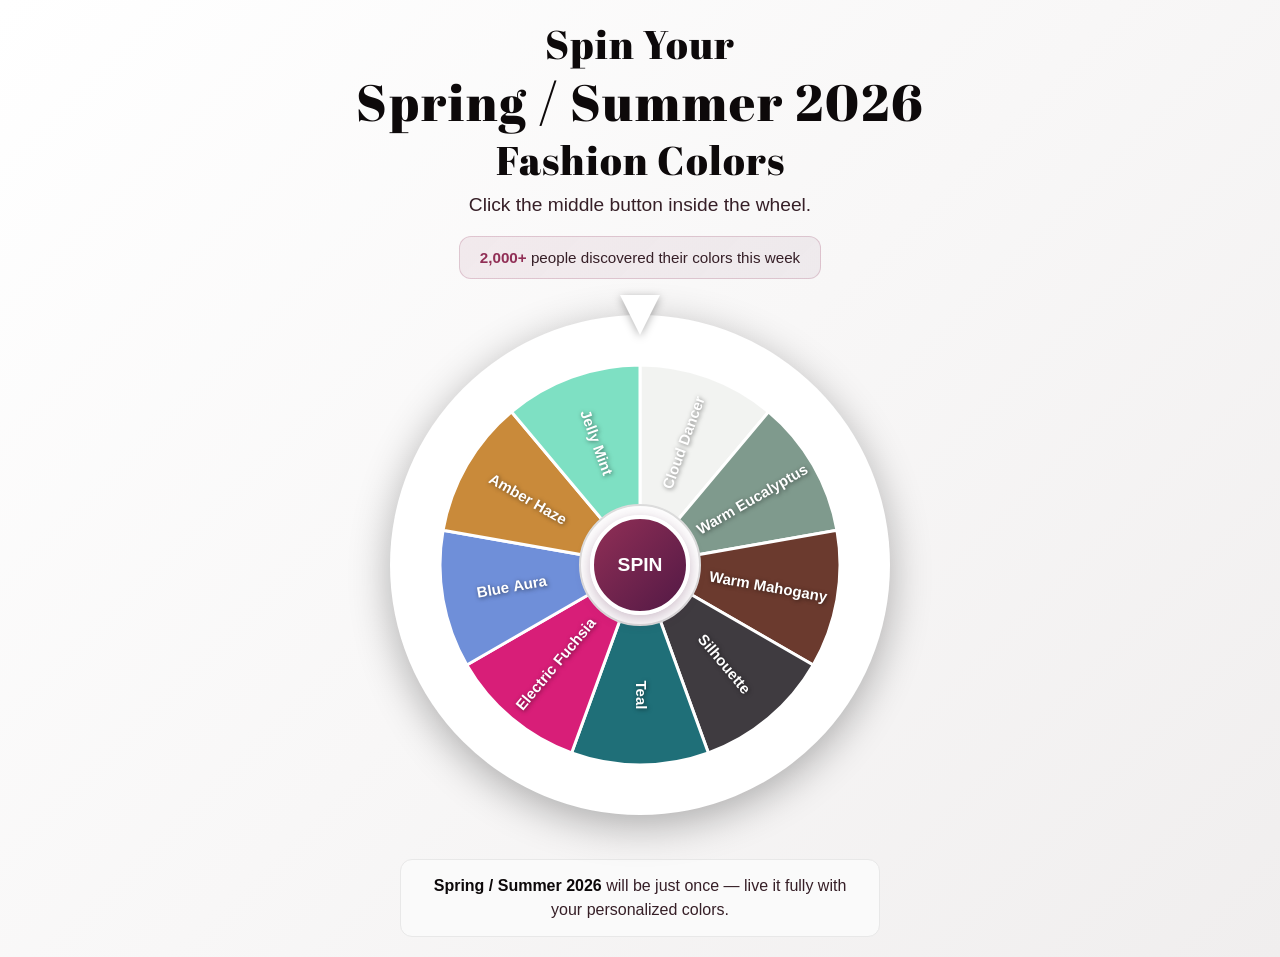
<file: index.html>
<!DOCTYPE html>
<html lang="en">
<head>
    <meta charset="UTF-8">
    <meta name="viewport" content="width=device-width, initial-scale=1.0">
    <title>Spin Your Spring / Summer 2026 Fashion Colors</title>
    <link rel="preconnect" href="https://fonts.googleapis.com">
    <link rel="preconnect" href="https://fonts.gstatic.com" crossorigin>
    <link href="https://fonts.googleapis.com/css2?family=Abril+Fatface&display=swap" rel="stylesheet">
    <link rel="stylesheet" href="styles.css">
</head>
<body>
    <div class="container">
        <header>
            <h1 class="title-lines">
                <span class="title-line-1">Spin Your</span>
                <span class="title-line-2">Spring / Summer 2026</span>
                <span class="title-line-3">Fashion Colors</span>
            </h1>
            <p class="subtitle">Click the middle button inside the wheel.</p>
        </header>

        <div class="social-proof-card">
            <span class="social-proof-highlight">2,000+</span> people discovered their colors this week
        </div>
        <div class="wheel-container">
            <div class="wheel-wrapper">
                <canvas id="colorWheel" width="500" height="500"></canvas>
                <div class="wheel-center">
                    <button id="spinButton" class="spin-button">
                        <span class="button-text">SPIN</span>
                    </button>
                </div>
                <div class="pointer"></div>
            </div>
        </div>
        <div class="fomo-card">
            <strong>Spring / Summer 2026</strong> will be just once — live it fully with your personalized colors.
        </div>

        <!-- Modal Popup -->
        <div id="resultModal" class="modal">
            <div class="modal-content">
                <div class="modal-header">
                    <span class="close">&times;</span>
                </div>
                <div class="modal-body">
                    <div class="color-preview" id="colorPreview"></div>
                    <h2 id="colorName">Color Name</h2>
                    <p id="colorMessage" class="color-message"></p>
                    <button id="learnMoreButton" class="learn-more-button">Color Combinations</button>
                </div>
            </div>
        </div>

        <!-- Learn More Modal -->
        <div id="learnMoreModal" class="modal">
            <div class="modal-content">
                <div class="modal-header">
                    <span class="close-learn-more">&times;</span>
                    <h2>Color Combinations</h2>
                </div>
                <div class="modal-body">
                    <div id="colorCombinations"></div>
                    <div class="email-capture-section">
                        <h3 class="palette-cta-headline">Don't leave without your full palette.</h3>
                        <p class="value-proposition">Full personalized seasonal palette + styling tips + full makeup palette colors delivered in PDF after 4-minute quiz. Get the palette used by stylists!</p>
                        <p class="email-capture-prompt">Is this really your color? Personalized assessment will help you to understand!</p>
                        <form id="paletteEmailForm" name="palette-email" method="POST" data-netlify="true" netlify-honeypot="bot-field">
                            <input type="hidden" name="form-name" value="palette-email">
                            <p class="hidden">
                                <label>Don't fill this out: <input name="bot-field"></label>
                            </p>
                            <input type="email" name="email" placeholder="Your email" required class="email-input">
                            <button type="submit" class="palette-cta-button">Get my full palette assessment</button>
                            <p class="form-trust-line">No spam. Unsubscribe anytime.</p>
                        </form>
                        <p id="emailSuccessMessage" class="email-success-message" style="display: none;">Thanks, we will send you a quiz for palette assessment soon!</p>
                    </div>
                </div>
            </div>
        </div>
    </div>

    <script src="script.js"></script>
</body>
</html>
</file>
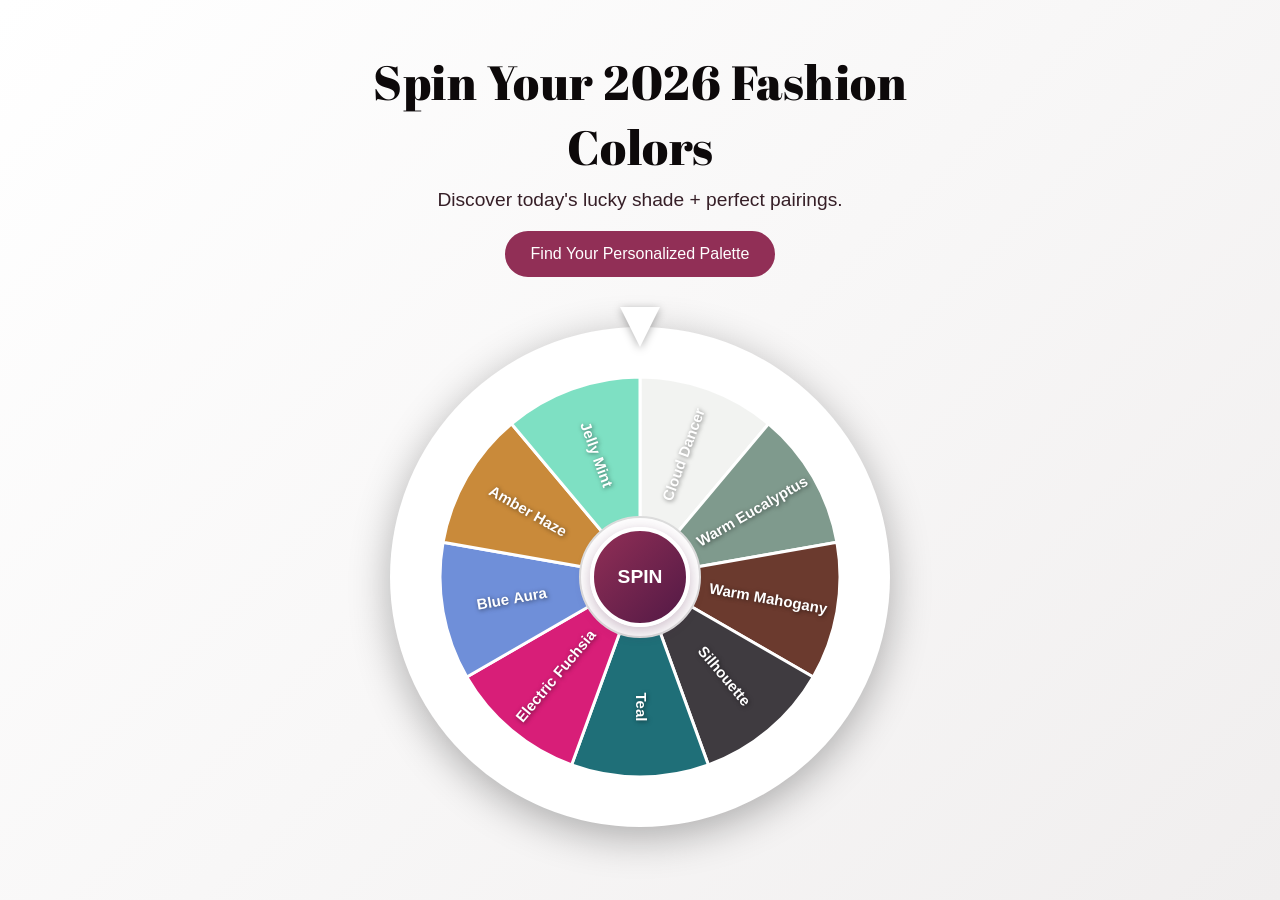
<file: template-base/index.html>
<!DOCTYPE html>
<html lang="en">
<head>
    <meta charset="UTF-8">
    <meta name="viewport" content="width=device-width, initial-scale=1.0">
    <title>Fashion Lucky Color</title>
    <link rel="preconnect" href="https://fonts.googleapis.com">
    <link rel="preconnect" href="https://fonts.gstatic.com" crossorigin>
    <link href="https://fonts.googleapis.com/css2?family=Abril+Fatface&display=swap" rel="stylesheet">
    <link rel="stylesheet" href="styles.css">
</head>
<body>
    <div class="container">
        <header>
            <h1>Spin Your 2026 Fashion Colors</h1>
            <p class="subtitle">Discover today's lucky shade + perfect pairings.</p>
            <a href="https://form.typeform.com/to/XMX7vBNh" target="_blank" class="quiz-button">
                Find Your Personalized Palette
            </a>
        </header>

        <div class="wheel-container">
            <div class="wheel-wrapper">
                <canvas id="colorWheel" width="500" height="500"></canvas>
                <div class="wheel-center">
                    <button id="spinButton" class="spin-button">
                        <span class="button-text">SPIN</span>
                    </button>
                </div>
                <div class="pointer"></div>
            </div>
        </div>

        <!-- Modal Popup -->
        <div id="resultModal" class="modal">
            <div class="modal-content">
                <div class="modal-header">
                    <span class="close">&times;</span>
                </div>
                <div class="modal-body">
                    <div class="color-preview" id="colorPreview"></div>
                    <h2 id="colorName">Color Name</h2>
                    <p id="colorMessage" class="color-message"></p>
                    <button id="learnMoreButton" class="learn-more-button">Color Combinations</button>
                </div>
            </div>
        </div>

        <!-- Learn More Modal -->
        <div id="learnMoreModal" class="modal">
            <div class="modal-content">
                <div class="modal-header">
                    <span class="close-learn-more">&times;</span>
                    <h2>Color Combinations</h2>
                </div>
                <div class="modal-body">
                    <div id="colorCombinations"></div>
                </div>
            </div>
        </div>
    </div>

    <script src="script.js"></script>
</body>
</html>
</file>
<file: styles.css>
* {
    margin: 0;
    padding: 0;
    box-sizing: border-box;
}

body {
    font-family: 'Canva Sans', -apple-system, BlinkMacSystemFont, 'Segoe UI', 'Roboto', 'Helvetica Neue', Arial, sans-serif;
    background: linear-gradient(135deg, #ffffff 0%, #f8f7f7 50%, #f0eeee 100%);
    min-height: 100vh;
    display: flex;
    justify-content: center;
    align-items: center;
    padding: 20px;
}

.container {
    text-align: center;
    max-width: 600px;
    width: 100%;
}

header h1.title-lines {
    font-family: 'Abril Fatface', serif;
    color: #0d090a;
    font-weight: 400;
    letter-spacing: 0.5px;
    line-height: 1.2;
    margin-bottom: 10px;
    display: flex;
    flex-direction: column;
    gap: 0.1em;
}

.title-line-1,
.title-line-3 {
    font-size: 2.5rem;
    letter-spacing: 1px;
}

.title-line-2 {
    font-size: 3.2rem;
    letter-spacing: 2px;
}

.subtitle {
    color: #361f27;
    font-size: 1.2rem;
    margin-bottom: 20px;
    font-weight: 400;
}

.social-proof-card {
    display: inline-block;
    background: linear-gradient(135deg, rgba(145, 47, 86, 0.08) 0%, rgba(82, 25, 69, 0.06) 100%);
    border: 1px solid rgba(145, 47, 86, 0.2);
    border-radius: 12px;
    padding: 12px 20px;
    margin-bottom: 16px;
    font-size: 0.95rem;
    color: #361f27;
}

.social-proof-highlight {
    font-weight: 700;
    color: #912f56;
}

.fomo-card {
    display: inline-block;
    background: #fafafa;
    border: 1px solid #e8e8e8;
    border-radius: 12px;
    padding: 14px 22px;
    margin-top: 20px;
    font-size: 1rem;
    color: #361f27;
    line-height: 1.5;
    max-width: 480px;
}

.fomo-card strong {
    color: #0d090a;
}

/* Mobile Responsive Styles */
@media (max-width: 768px) {
    .title-line-1,
    .title-line-3 {
        font-size: 1.75rem;
    }
    
    .title-line-2 {
        font-size: 2.2rem;
    }
    
    header h1 {
        margin-bottom: 8px;
    }
    
    .subtitle {
        font-size: 1rem;
        margin-bottom: 15px;
        padding: 0 10px;
    }
    
    .quiz-button {
        font-size: 0.9rem;
        padding: 10px 20px;
        margin-bottom: 20px;
        display: block;
        max-width: 90%;
        margin-left: auto;
        margin-right: auto;
    }
    
    .wheel-container {
        margin: 15px 0;
    }
    
    #colorWheel {
        max-width: 100%;
        height: auto;
        width: 100% !important;
        max-width: min(100vw - 40px, 500px);
    }
    
    .spin-button {
        width: 80px;
        height: 80px;
        font-size: 1rem;
    }
    
    .pointer {
        border-left: 15px solid transparent;
        border-right: 15px solid transparent;
        border-top: 30px solid #fff;
        top: -15px;
    }
    
    .modal-content {
        width: 95%;
        margin: 10px;
    }
    
    .modal-header {
        padding: 15px;
    }
    
    .modal-header h2 {
        font-size: 1.4rem;
    }
    
    .modal-body {
        padding: 25px 20px;
    }
    
    .color-preview {
        width: 120px;
        height: 120px;
    }
    
    #colorName {
        font-size: 1.5rem;
    }
    
    .color-message {
        font-size: 1rem;
    }
    
    .learn-more-button {
        padding: 10px 25px;
        font-size: 0.9rem;
    }
    
    .combination-swatches {
        height: 85px;
    }
    
    .combination-swatch.swatch-base {
        width: 85px;
        height: 60px;
    }
    
    .combination-swatch.swatch-overlay {
        width: 75px;
        height: 55px;
    }
    
    .palette-cta-button {
        font-size: 0.9rem;
        padding: 12px 20px;
        text-align: center;
    }
    
    .social-proof-card {
        font-size: 0.9rem;
        padding: 10px 16px;
    }
    
    .fomo-card {
        font-size: 0.95rem;
        padding: 12px 18px;
    }
}

@media (max-width: 480px) {
    body {
        padding: 10px;
    }
    
    .title-line-1,
    .title-line-3 {
        font-size: 1.5rem;
    }
    
    .title-line-2 {
        font-size: 1.9rem;
    }
    
    .subtitle {
        font-size: 0.9rem;
    }
    
    .quiz-button {
        font-size: 0.85rem;
        padding: 10px 18px;
    }
    
    .spin-button {
        width: 70px;
        height: 70px;
        font-size: 0.9rem;
    }
    
    .modal-body {
        padding: 20px 15px;
    }
    
    .color-preview {
        width: 100px;
        height: 100px;
    }
    
    #colorName {
        font-size: 1.3rem;
    }
    
    .color-message {
        font-size: 0.95rem;
    }
    
    .palette-cta-button {
        font-size: 0.85rem;
        padding: 10px 16px;
    }
    
    .social-proof-card {
        font-size: 0.85rem;
        padding: 10px 14px;
    }
    
    .fomo-card {
        font-size: 0.9rem;
        padding: 12px 16px;
    }
}

.quiz-button {
    display: inline-block;
    background: #912f56;
    color: #ffffff;
    padding: 12px 24px;
    border-radius: 25px;
    text-decoration: none;
    font-size: 1rem;
    margin-bottom: 30px;
    border: 2px solid #912f56;
    transition: all 0.3s ease;
    font-weight: 500;
}

.quiz-button:hover {
    background: #7a2547;
    border-color: #7a2547;
    transform: translateY(-2px);
    box-shadow: 0 4px 15px rgba(145, 47, 86, 0.3);
}

.wheel-container {
    position: relative;
    display: inline-block;
    margin: 20px 0;
}

.wheel-wrapper {
    position: relative;
    display: inline-block;
}

#colorWheel {
    display: block;
    border-radius: 50%;
    box-shadow: 0 10px 40px rgba(0, 0, 0, 0.3);
    background: white;
}

.wheel-center {
    position: absolute;
    top: 50%;
    left: 50%;
    transform: translate(-50%, -50%);
    z-index: 10;
}

.spin-button {
    width: 100px;
    height: 100px;
    border-radius: 50%;
    background: linear-gradient(135deg, #912f56 0%, #521945 100%);
    border: 4px solid white;
    color: white;
    font-size: 1.2rem;
    font-weight: bold;
    cursor: pointer;
    box-shadow: 0 4px 15px rgba(82, 25, 69, 0.3);
    transition: all 0.3s ease;
    outline: none;
}

.spin-button:hover:not(:disabled) {
    transform: scale(1.1);
    box-shadow: 0 6px 20px rgba(0, 0, 0, 0.4);
}

.spin-button:active:not(:disabled) {
    transform: scale(0.95);
}

.spin-button:disabled {
    opacity: 0.9;
    cursor: pointer;
}

.spin-button.stop-mode {
    background: linear-gradient(135deg, #361f27 0%, #0d090a 100%);
}

.spin-button.stop-mode:hover:not(:disabled) {
    background: linear-gradient(135deg, #521945 0%, #361f27 100%);
}

.button-text {
    display: block;
}

.pointer {
    position: absolute;
    top: -20px;
    left: 50%;
    transform: translateX(-50%);
    width: 0;
    height: 0;
    border-left: 20px solid transparent;
    border-right: 20px solid transparent;
    border-top: 40px solid #fff;
    z-index: 5;
    filter: drop-shadow(0 2px 4px rgba(0, 0, 0, 0.3));
}

/* Modal Styles */
.modal {
    display: none;
    position: fixed;
    z-index: 1000;
    left: 0;
    top: 0;
    width: 100%;
    height: 100%;
    background-color: rgba(13, 9, 10, 0.8);
    animation: fadeIn 0.3s ease;
}

.modal.show {
    display: flex;
    justify-content: center;
    align-items: center;
}

@keyframes fadeIn {
    from {
        opacity: 0;
    }
    to {
        opacity: 1;
    }
}

.modal-content {
    background-color: white;
    margin: auto;
    padding: 0;
    border-radius: 20px;
    width: 90%;
    max-width: 500px;
    max-height: 90vh;
    box-shadow: 0 10px 40px rgba(0, 0, 0, 0.3);
    animation: slideUp 0.3s ease;
    overflow: hidden;
    display: flex;
    flex-direction: column;
}

@keyframes slideUp {
    from {
        transform: translateY(50px);
        opacity: 0;
    }
    to {
        transform: translateY(0);
        opacity: 1;
    }
}

.modal-header {
    padding: 20px;
    background: linear-gradient(135deg, #521945 0%, #361f27 100%);
    color: white;
    position: relative;
    flex-shrink: 0;
}

.modal-header h2 {
    font-family: 'Abril Fatface', serif;
    margin: 0;
    font-size: 1.8rem;
    font-weight: 400;
}

.close, .close-learn-more {
    position: absolute;
    right: 20px;
    top: 50%;
    transform: translateY(-50%);
    color: white;
    font-size: 2rem;
    font-weight: bold;
    cursor: pointer;
    line-height: 1;
    transition: transform 0.2s;
}

.close:hover, .close-learn-more:hover {
    transform: translateY(-50%) scale(1.2);
}

.modal-body {
    padding: 40px;
    text-align: center;
    overflow-y: auto;
    flex: 1;
    min-height: 0;
    -webkit-overflow-scrolling: touch;
}

.color-preview {
    width: 150px;
    height: 150px;
    border-radius: 50%;
    margin: 0 auto 20px;
    box-shadow: 0 5px 20px rgba(13, 9, 10, 0.15);
    border: 5px solid #f5f5f5;
}

#colorName {
    font-family: 'Abril Fatface', serif;
    font-size: 2rem;
    margin-bottom: 15px;
    color: #0d090a;
    font-weight: 400;
}

.color-message {
    font-size: 1.1rem;
    color: #361f27;
    line-height: 1.6;
    margin-bottom: 25px;
}

.learn-more-button {
    background: linear-gradient(135deg, #912f56 0%, #521945 100%);
    color: white;
    border: none;
    padding: 12px 30px;
    font-size: 1rem;
    border-radius: 25px;
    cursor: pointer;
    transition: transform 0.2s, box-shadow 0.2s;
    box-shadow: 0 4px 15px rgba(145, 47, 86, 0.3);
    font-weight: 500;
}

.learn-more-button:hover {
    transform: translateY(-2px);
    box-shadow: 0 6px 20px rgba(145, 47, 86, 0.4);
}

/* Color Combinations */
.color-combination {
    margin-bottom: 24px;
    padding: 20px;
    background: #fafafa;
    border-radius: 12px;
    border: 1px solid #e8e8e8;
}

.combination-swatches {
    position: relative;
    height: 100px;
    margin-bottom: 14px;
    display: flex;
    align-items: center;
    justify-content: center;
}

.combination-swatch {
    position: absolute;
    border-radius: 2px;
    box-shadow: 0 4px 16px rgba(0, 0, 0, 0.12);
    border: 1px solid rgba(255, 255, 255, 0.3);
}

.combination-swatch.swatch-base {
    width: 100px;
    height: 70px;
    left: 42%;
    top: 50%;
    transform: translate(-50%, -50%) rotate(-5deg);
    z-index: 1;
}

.combination-swatch.swatch-overlay {
    width: 90px;
    height: 65px;
    left: 58%;
    top: 50%;
    transform: translate(-50%, -50%) rotate(8deg);
    z-index: 2;
}

.combination-swatch.fabric-texture::before {
    content: '';
    position: absolute;
    inset: 0;
    border-radius: inherit;
    background-image: url("data:image/svg+xml,%3Csvg viewBox='0 0 200 200' xmlns='http://www.w3.org/2000/svg'%3E%3Cfilter id='n'%3E%3CfeTurbulence type='fractalNoise' baseFrequency='0.65' numOctaves='3' stitchTiles='stitch'/%3E%3C/filter%3E%3Crect width='100%25' height='100%25' filter='url(%23n)'/%3E%3C/svg%3E");
    opacity: 0.06;
    pointer-events: none;
    mix-blend-mode: overlay;
}

.combination-name {
    font-weight: 600;
    color: #0d090a;
    margin-bottom: 4px;
    font-size: 1rem;
}

.combination-description {
    font-size: 0.9rem;
    color: #361f27;
}

/* Email capture section (in Color Combinations modal) */
.email-capture-section {
    margin-top: 25px;
    padding-top: 25px;
    border-top: 1px solid #e8e8e8;
}

.palette-cta-headline {
    font-family: 'Abril Fatface', serif;
    font-size: 1.4rem;
    color: #0d090a;
    margin-bottom: 12px;
    font-weight: 400;
}

.value-proposition {
    color: #361f27;
    font-size: 0.95rem;
    line-height: 1.5;
    margin-bottom: 16px;
    text-align: center;
}

/* Supporting text – softer, secondary */
.email-capture-prompt {
    color: #5a4a52;
    font-size: 0.95rem;
    line-height: 1.5;
    margin-bottom: 20px;
    text-align: center;
}

.email-capture-section form {
    display: flex;
    flex-direction: column;
    gap: 16px;
    align-items: center;
}

.form-trust-line {
    font-size: 0.8rem;
    color: #7a6b72;
    margin: -4px 0 0;
}

/* Email input – prominent, clear focus */
.email-input {
    width: 100%;
    max-width: 300px;
    padding: 14px 20px;
    font-size: 1rem;
    border: 2px solid #d0c8cc;
    border-radius: 12px;
    font-family: inherit;
    background: #fafafa;
    transition: border-color 0.2s, background 0.2s;
}

.email-input:focus {
    outline: none;
    border-color: #912f56;
    background: #fff;
}

/* Primary CTA – strong, unmistakable button */
.palette-cta-button {
    background: linear-gradient(135deg, #912f56 0%, #521945 100%);
    color: white;
    border: none;
    padding: 16px 32px;
    font-size: 1.1rem;
    font-weight: 600;
    border-radius: 12px;
    cursor: pointer;
    transition: transform 0.2s, box-shadow 0.2s;
    box-shadow: 0 4px 20px rgba(145, 47, 86, 0.4);
    font-family: inherit;
}

.palette-cta-button:hover {
    transform: translateY(-3px);
    box-shadow: 0 8px 25px rgba(145, 47, 86, 0.5);
}

.email-success-message {
    color: #361f27;
    font-size: 1.1rem;
    font-weight: 500;
}

.hidden {
    position: absolute;
    left: -9999px;
    width: 1px;
    height: 1px;
    overflow: hidden;
}
</file>
<file: template-base/styles.css>
* {
    margin: 0;
    padding: 0;
    box-sizing: border-box;
}

body {
    font-family: 'Canva Sans', -apple-system, BlinkMacSystemFont, 'Segoe UI', 'Roboto', 'Helvetica Neue', Arial, sans-serif;
    background: linear-gradient(135deg, #ffffff 0%, #f8f7f7 50%, #f0eeee 100%);
    min-height: 100vh;
    display: flex;
    justify-content: center;
    align-items: center;
    padding: 20px;
}

.container {
    text-align: center;
    max-width: 600px;
    width: 100%;
}

header h1 {
    font-family: 'Abril Fatface', serif;
    color: #0d090a;
    font-size: 3rem;
    margin-bottom: 10px;
    font-weight: 400;
    letter-spacing: 0.5px;
}

.subtitle {
    color: #361f27;
    font-size: 1.2rem;
    margin-bottom: 20px;
    font-weight: 400;
}

/* Mobile Responsive Styles */
@media (max-width: 768px) {
    header h1 {
        font-size: 2rem;
        margin-bottom: 8px;
    }
    
    .subtitle {
        font-size: 1rem;
        margin-bottom: 15px;
        padding: 0 10px;
    }
    
    .quiz-button {
        font-size: 0.9rem;
        padding: 10px 20px;
        margin-bottom: 20px;
        display: block;
        max-width: 90%;
        margin-left: auto;
        margin-right: auto;
    }
    
    .wheel-container {
        margin: 15px 0;
    }
    
    #colorWheel {
        max-width: 100%;
        height: auto;
        width: 100% !important;
        max-width: min(100vw - 40px, 500px);
    }
    
    .spin-button {
        width: 80px;
        height: 80px;
        font-size: 1rem;
    }
    
    .pointer {
        border-left: 15px solid transparent;
        border-right: 15px solid transparent;
        border-top: 30px solid #fff;
        top: -15px;
    }
    
    .modal-content {
        width: 95%;
        margin: 10px;
    }
    
    .modal-header {
        padding: 15px;
    }
    
    .modal-header h2 {
        font-size: 1.4rem;
    }
    
    .modal-body {
        padding: 25px 20px;
    }
    
    .color-preview {
        width: 120px;
        height: 120px;
    }
    
    #colorName {
        font-size: 1.5rem;
    }
    
    .color-message {
        font-size: 1rem;
    }
    
    .learn-more-button {
        padding: 10px 25px;
        font-size: 0.9rem;
    }
    
    .combination-colors {
        gap: 8px;
    }
    
    .combination-color {
        width: 50px;
        height: 50px;
    }
}

@media (max-width: 480px) {
    body {
        padding: 10px;
    }
    
    header h1 {
        font-size: 1.75rem;
    }
    
    .subtitle {
        font-size: 0.9rem;
    }
    
    .quiz-button {
        font-size: 0.85rem;
        padding: 10px 18px;
    }
    
    .spin-button {
        width: 70px;
        height: 70px;
        font-size: 0.9rem;
    }
    
    .modal-body {
        padding: 20px 15px;
    }
    
    .color-preview {
        width: 100px;
        height: 100px;
    }
    
    #colorName {
        font-size: 1.3rem;
    }
    
    .color-message {
        font-size: 0.95rem;
    }
}

.quiz-button {
    display: inline-block;
    background: #912f56;
    color: #ffffff;
    padding: 12px 24px;
    border-radius: 25px;
    text-decoration: none;
    font-size: 1rem;
    margin-bottom: 30px;
    border: 2px solid #912f56;
    transition: all 0.3s ease;
    font-weight: 500;
}

.quiz-button:hover {
    background: #7a2547;
    border-color: #7a2547;
    transform: translateY(-2px);
    box-shadow: 0 4px 15px rgba(145, 47, 86, 0.3);
}

.wheel-container {
    position: relative;
    display: inline-block;
    margin: 20px 0;
}

.wheel-wrapper {
    position: relative;
    display: inline-block;
}

#colorWheel {
    display: block;
    border-radius: 50%;
    box-shadow: 0 10px 40px rgba(0, 0, 0, 0.3);
    background: white;
}

.wheel-center {
    position: absolute;
    top: 50%;
    left: 50%;
    transform: translate(-50%, -50%);
    z-index: 10;
}

.spin-button {
    width: 100px;
    height: 100px;
    border-radius: 50%;
    background: linear-gradient(135deg, #912f56 0%, #521945 100%);
    border: 4px solid white;
    color: white;
    font-size: 1.2rem;
    font-weight: bold;
    cursor: pointer;
    box-shadow: 0 4px 15px rgba(82, 25, 69, 0.3);
    transition: all 0.3s ease;
    outline: none;
}

.spin-button:hover:not(:disabled) {
    transform: scale(1.1);
    box-shadow: 0 6px 20px rgba(0, 0, 0, 0.4);
}

.spin-button:active:not(:disabled) {
    transform: scale(0.95);
}

.spin-button:disabled {
    opacity: 0.9;
    cursor: pointer;
}

.spin-button.stop-mode {
    background: linear-gradient(135deg, #361f27 0%, #0d090a 100%);
}

.spin-button.stop-mode:hover:not(:disabled) {
    background: linear-gradient(135deg, #521945 0%, #361f27 100%);
}

.button-text {
    display: block;
}

.pointer {
    position: absolute;
    top: -20px;
    left: 50%;
    transform: translateX(-50%);
    width: 0;
    height: 0;
    border-left: 20px solid transparent;
    border-right: 20px solid transparent;
    border-top: 40px solid #fff;
    z-index: 5;
    filter: drop-shadow(0 2px 4px rgba(0, 0, 0, 0.3));
}

/* Modal Styles */
.modal {
    display: none;
    position: fixed;
    z-index: 1000;
    left: 0;
    top: 0;
    width: 100%;
    height: 100%;
    background-color: rgba(13, 9, 10, 0.8);
    animation: fadeIn 0.3s ease;
}

.modal.show {
    display: flex;
    justify-content: center;
    align-items: center;
}

@keyframes fadeIn {
    from {
        opacity: 0;
    }
    to {
        opacity: 1;
    }
}

.modal-content {
    background-color: white;
    margin: auto;
    padding: 0;
    border-radius: 20px;
    width: 90%;
    max-width: 500px;
    box-shadow: 0 10px 40px rgba(0, 0, 0, 0.3);
    animation: slideUp 0.3s ease;
    overflow: hidden;
}

@keyframes slideUp {
    from {
        transform: translateY(50px);
        opacity: 0;
    }
    to {
        transform: translateY(0);
        opacity: 1;
    }
}

.modal-header {
    padding: 20px;
    background: linear-gradient(135deg, #521945 0%, #361f27 100%);
    color: white;
    position: relative;
}

.modal-header h2 {
    font-family: 'Abril Fatface', serif;
    margin: 0;
    font-size: 1.8rem;
    font-weight: 400;
}

.close, .close-learn-more {
    position: absolute;
    right: 20px;
    top: 50%;
    transform: translateY(-50%);
    color: white;
    font-size: 2rem;
    font-weight: bold;
    cursor: pointer;
    line-height: 1;
    transition: transform 0.2s;
}

.close:hover, .close-learn-more:hover {
    transform: translateY(-50%) scale(1.2);
}

.modal-body {
    padding: 40px;
    text-align: center;
}

.color-preview {
    width: 150px;
    height: 150px;
    border-radius: 50%;
    margin: 0 auto 20px;
    box-shadow: 0 5px 20px rgba(13, 9, 10, 0.15);
    border: 5px solid #f5f5f5;
}

#colorName {
    font-family: 'Abril Fatface', serif;
    font-size: 2rem;
    margin-bottom: 15px;
    color: #0d090a;
    font-weight: 400;
}

.color-message {
    font-size: 1.1rem;
    color: #361f27;
    line-height: 1.6;
    margin-bottom: 25px;
}

.learn-more-button {
    background: linear-gradient(135deg, #912f56 0%, #521945 100%);
    color: white;
    border: none;
    padding: 12px 30px;
    font-size: 1rem;
    border-radius: 25px;
    cursor: pointer;
    transition: transform 0.2s, box-shadow 0.2s;
    box-shadow: 0 4px 15px rgba(145, 47, 86, 0.3);
    font-weight: 500;
}

.learn-more-button:hover {
    transform: translateY(-2px);
    box-shadow: 0 6px 20px rgba(145, 47, 86, 0.4);
}

/* Color Combinations */
.color-combination {
    margin-bottom: 20px;
    padding: 15px;
    background: #fafafa;
    border-radius: 10px;
    border: 1px solid #e8e8e8;
}

.combination-colors {
    display: flex;
    justify-content: center;
    gap: 10px;
    margin-bottom: 10px;
}

.combination-color {
    width: 60px;
    height: 60px;
    border-radius: 50%;
    box-shadow: 0 2px 8px rgba(0, 0, 0, 0.2);
    border: 3px solid white;
}

.combination-name {
    font-weight: bold;
    color: #0d090a;
    margin-bottom: 5px;
}

.combination-description {
    font-size: 0.9rem;
    color: #361f27;
}
</file>
